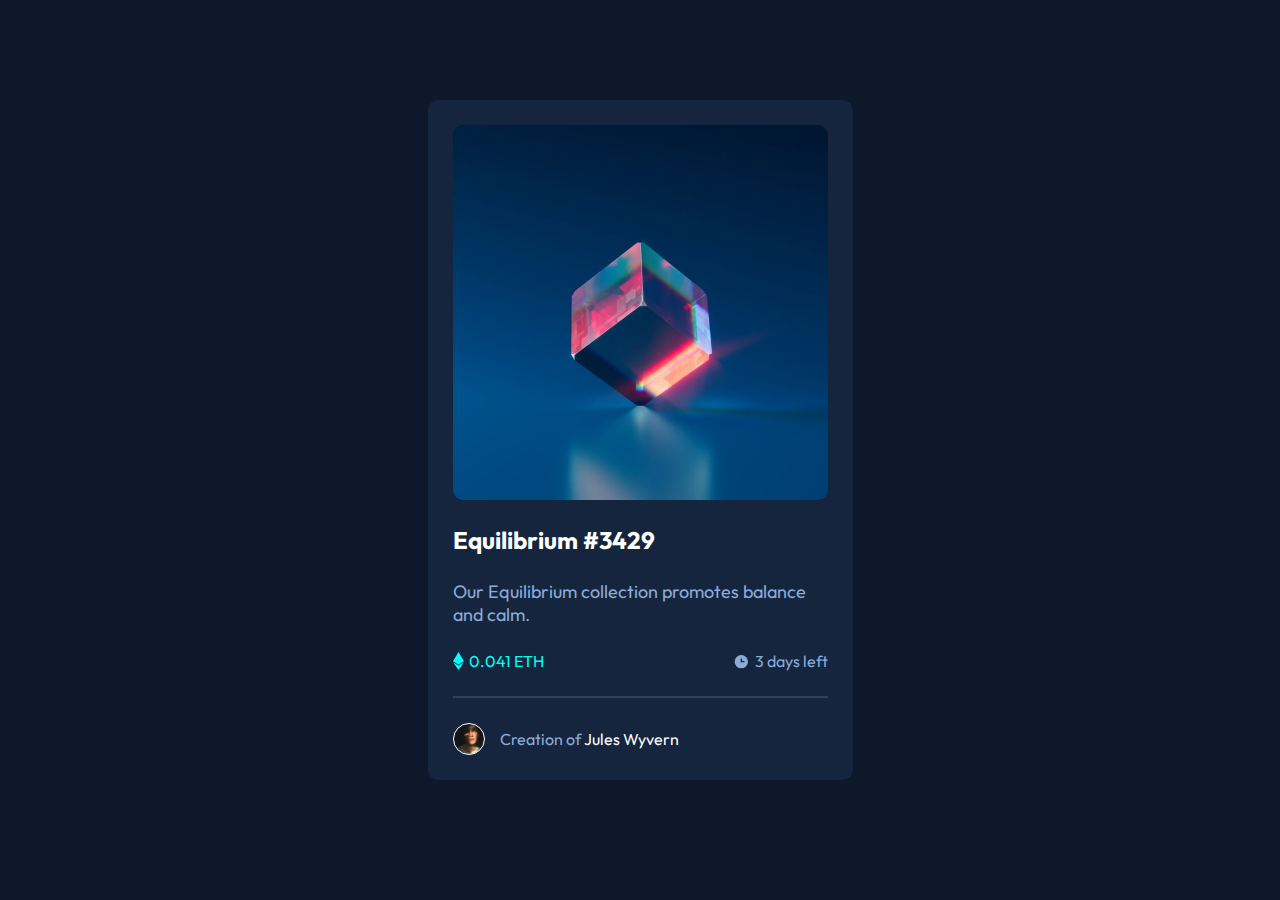
<file: index.html>
<!DOCTYPE html>
<html lang="en">

<head>
  <meta charset="UTF-8">
  <meta name="viewport" content="width=device-width, initial-scale=1.0">
  <link rel="stylesheet" href="./style.css">
  <link rel="icon" type="image/png" sizes="32x32" href="./images/favicon-32x32.png">
  <link rel="preconnect" href="https://fonts.googleapis.com">
  <link rel="preconnect" href="https://fonts.gstatic.com" crossorigin>
  <link href="https://fonts.googleapis.com/css2?family=Fraunces:opsz,wght@9..144,700&family=Montserrat:wght@500;700&family=Outfit:wght@300;400;600&display=swap" rel="stylesheet">
  <title>Frontend Mentor | NFT preview card component</title>
</head>

<body>
  <main class="container">
    <div class="animation">
      <a class="equilibrium" href="#"></a>
      <div class="icon">
        <img src="./images/icon-view.svg" alt="icon view">
      </div>
    </div>
    <h2 class="equilibrium-name">Equilibrium #3429</h2>
    <p class="equilibrium-description">Our Equilibrium collection promotes balance and calm.</p>
    <div class="value-date">
      <span class="equilibrium-value eth"><img src="./images/icon-ethereum.svg" alt="">0.041 ETH</span>
      <span class="equilibrium-date"><img src="./images/icon-clock.svg" alt="">3 days left</span>
    </div>
    <span class="line"></span>
    <div class="footer">
      <div class="creator-image"></div>
      <p class="creator">Creation of <a class="creator-name" href="">Jules Wyvern</p></a>
    </div>
  </main>
</body>

</html>
</file>
<file: style.css>
:root {
  --text1: hsl(0, 0%, 100%);
  --text2: hsl(215, 51%, 70%);
  --eth-color: hsl(178, 100%, 50%);
  --background-color: hsl(217, 54%, 11%);
  --primary-card-color: hsl(216, 50%, 16%);
  --line-color: hsl(215, 32%, 27%);
}

body {
  font-family: "Outfit", Arial, sans-serif;
  margin: 0px;
  background: var(--background-color);
}

h3,
h2,
p {
  padding: 0px;
  margin: 0px;
}

.container {
  display: grid;
  grid-template-columns: 1fr;
  gap: 25px;
  max-width: 375px;
  padding: 25px;
  margin: 100px auto;
  border-radius: 10px;
  background: var(--primary-card-color);
  color: var(--text2);
}

.animation {
  display: block;
  width: 375px;
  height: 375px;
  border-radius: 10px;
  background: url("./images/image-equilibrium.jpg") no-repeat center;
  background-size: cover;
  position: relative;
}

.equilibrium {
  display: block;
  width: 375px;
  height: 375px;
  border-radius: 10px;
}

.icon {
  transition: 0.5s ease;
  opacity: 0;
  position: absolute;
  top: 50%;
  left: 50%;
  transform: translate(-50%, -50%);
  -ms-transform: translate(-50%, -50%);
}

.animation:hover .equilibrium {
  background: #6fc3df;
  opacity: 0.7;
  transition: 1s ease;
}

.animation:hover .icon {
  opacity: 1;
}

.equilibrium-name {
  color: var(--text1);
}

.equilibrium-description {
  font-size: 18px;
}

.value-date {
  display: flex;
  justify-content: space-between;
}

.eth {
  color: var(--eth-color);
}

.equilibrium-value,
.equilibrium-date {
  display: flex;
  gap: 5px;
  align-items: center;
}

.line {
  content: "";
  max-width: 100%;
  height: 2px;
  background: var(--line-color);
}

.footer {
  display: flex;
  align-items: center;
  gap: 15px;
}

.creator-image {
  background-image: url("./images/image-avatar.png");
  background-position: center;
  background-repeat: no-repeat;
  background-size: cover;
  height: 30px;
  width: 30px;
  border: 1px solid #ffffff;
  border-radius: 50px;
}

.creator-name {
  text-decoration: none;
  color: var(--text1);
}

.creator-name:hover {
  color: var(--cor-eth);
  transition: 0.5s;
}
</file>
